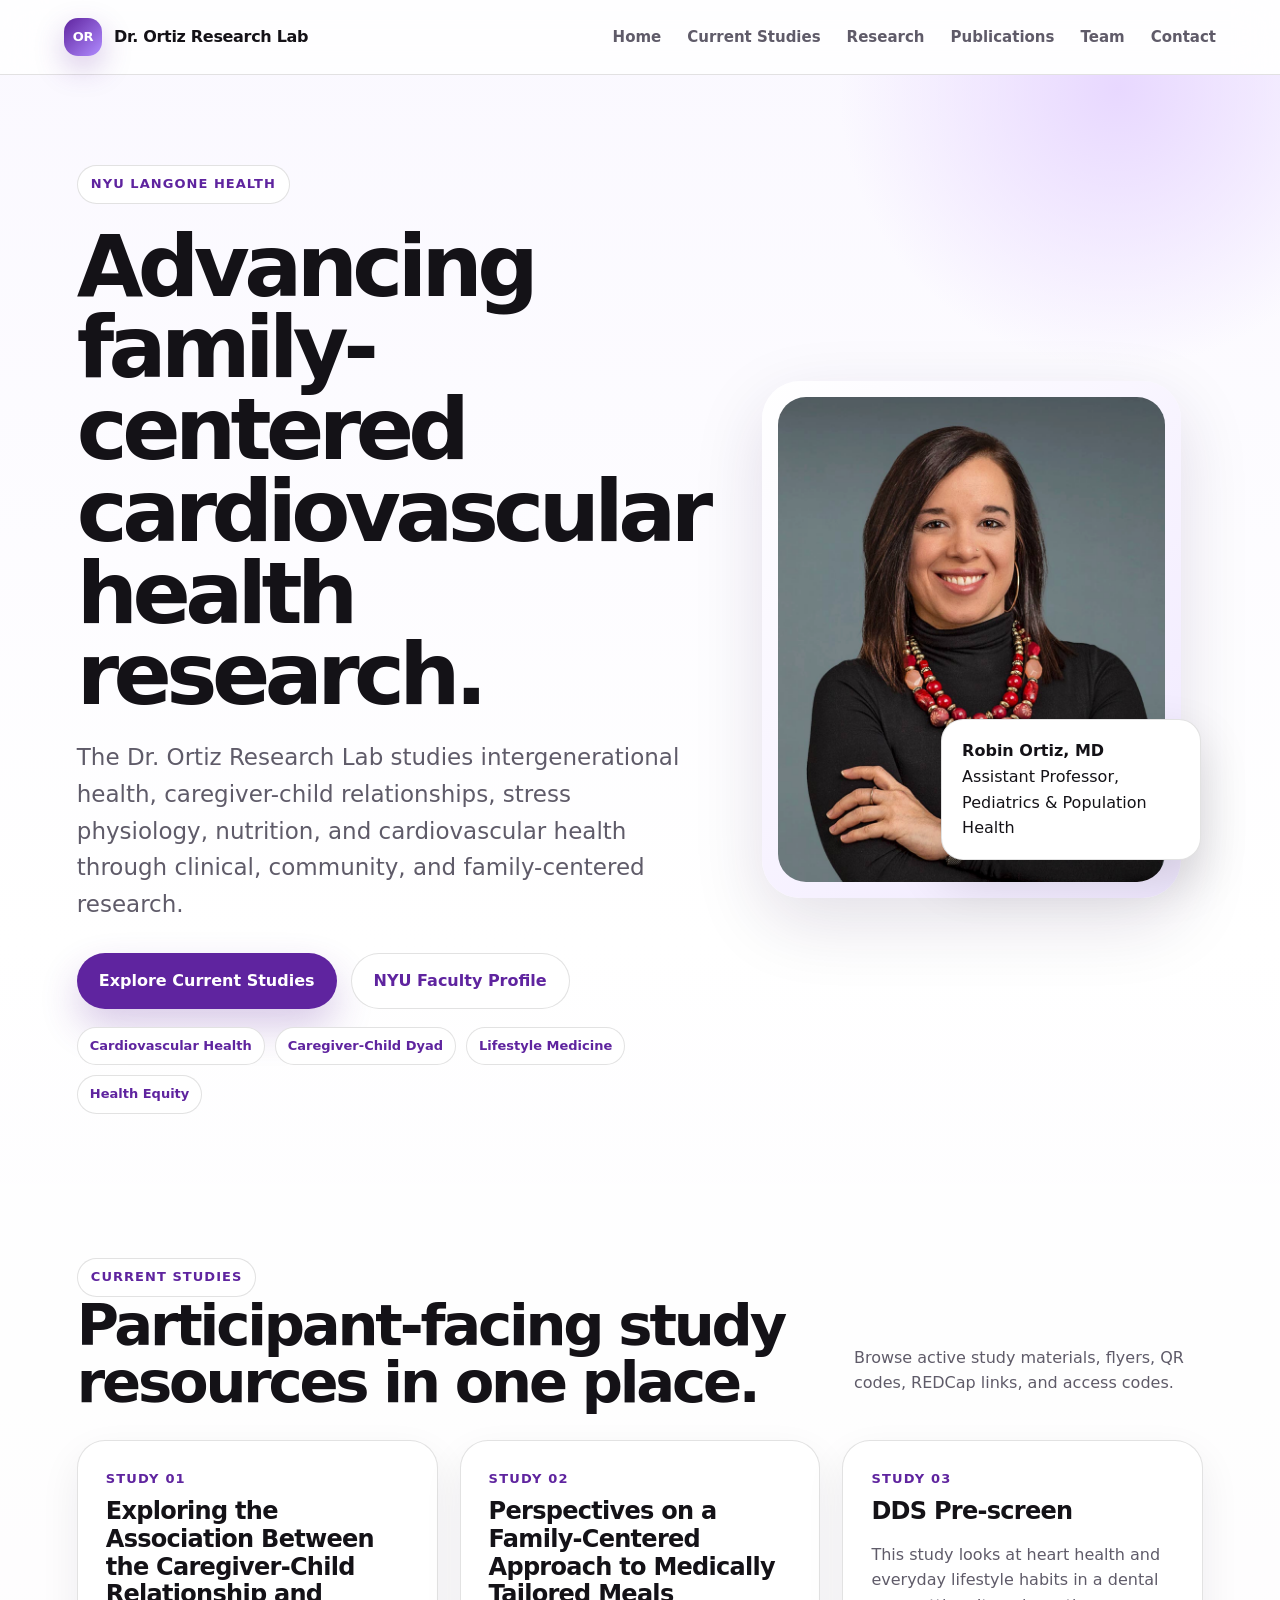
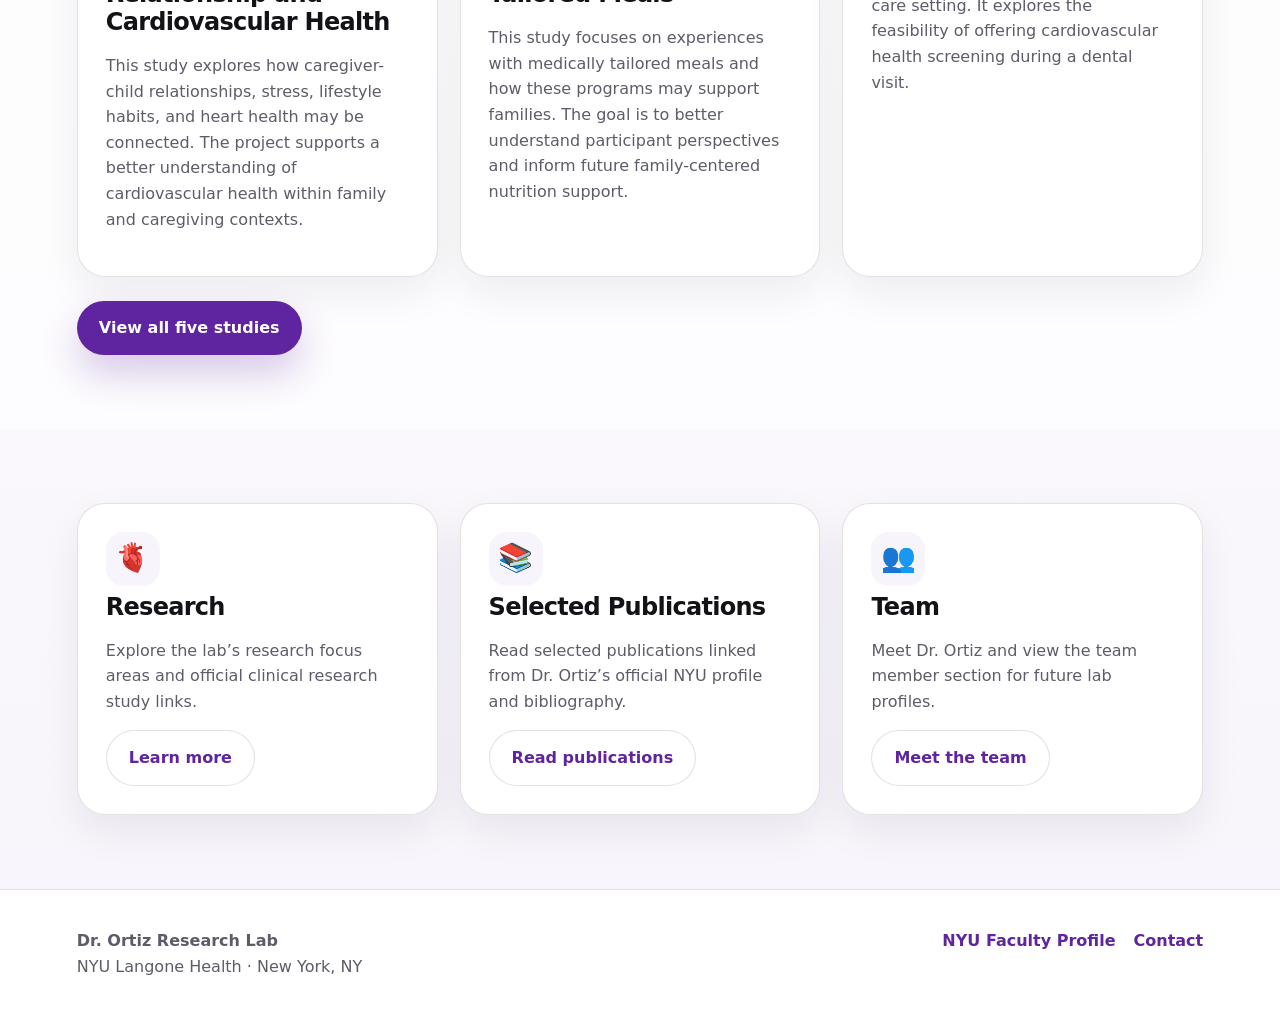
<file: index.html>
<!doctype html><html lang="en"><head><meta charset="utf-8"><meta name="viewport" content="width=device-width,initial-scale=1"><title>Dr. Ortiz Research Lab</title><link rel="stylesheet" href="style.css"></head><body>
<header class="site-header" id="top">
  <a class="brand" href="index.html" aria-label="Dr. Ortiz Research Lab home">
    <span class="brand-mark">OR</span>
    <span>Dr. Ortiz Research Lab</span>
  </a>
  <button class="nav-toggle" aria-label="Open navigation" onclick="document.body.classList.toggle('nav-open')">☰</button>
  <nav class="nav-links">
    <a href="index.html">Home</a>
    <a href="current-studies.html">Current Studies</a>
    <a href="research.html">Research</a>
    <a href="publications.html">Publications</a>
    <a href="team.html">Team</a>
    <a href="contact.html">Contact</a>
  </nav>
</header>

<section class="hero"><div class="hero-grid"><div><span class="eyebrow">NYU Langone Health</span><h1>Advancing family-centered cardiovascular health research.</h1><p class="lead">The Dr. Ortiz Research Lab studies intergenerational health, caregiver-child relationships, stress physiology, nutrition, and cardiovascular health through clinical, community, and family-centered research.</p><div class="hero-actions"><a class="btn primary" href="current-studies.html">Explore Current Studies</a><a class="btn secondary" href="https://med.nyu.edu/faculty/robin-ortiz" target="_blank" rel="noopener">NYU Faculty Profile</a></div><div class="pill-row"><span class="pill">Cardiovascular Health</span><span class="pill">Caregiver-Child Dyad</span><span class="pill">Lifestyle Medicine</span><span class="pill">Health Equity</span></div></div><div class="portrait-card"><img src="dr-ortiz-profile.png" alt="Robin Ortiz, MD"><div class="floating-note"><strong>Robin Ortiz, MD</strong><br>Assistant Professor, Pediatrics & Population Health</div></div></div></section>
<section class="section alt"><div class="wrap"><div class="section-head"><div><span class="eyebrow">Current Studies</span><h2>Participant-facing study resources in one place.</h2></div><p>Browse active study materials, flyers, QR codes, REDCap links, and access codes.</p></div><div class="grid three"><a class="card" href="current-studies.html#caregiver-heart-health" style="text-decoration:none;color:inherit"><div class="study-number">Study 01</div><h3>Exploring the Association Between the Caregiver-Child Relationship and Cardiovascular Health</h3><p>This study explores how caregiver-child relationships, stress, lifestyle habits, and heart health may be connected. The project supports a better understanding of cardiovascular health within family and caregiving contexts.</p></a><a class="card" href="current-studies.html#family-centered-mtm" style="text-decoration:none;color:inherit"><div class="study-number">Study 02</div><h3>Perspectives on a Family-Centered Approach to Medically Tailored Meals</h3><p>This study focuses on experiences with medically tailored meals and how these programs may support families. The goal is to better understand participant perspectives and inform future family-centered nutrition support.</p></a><a class="card" href="current-studies.html#dds-prescreen" style="text-decoration:none;color:inherit"><div class="study-number">Study 03</div><h3>DDS Pre-screen</h3><p>This study looks at heart health and everyday lifestyle habits in a dental care setting. It explores the feasibility of offering cardiovascular health screening during a dental visit.</p></a></div><div style="margin-top:24px"><a class="btn primary" href="current-studies.html">View all five studies</a></div></div></section>
<section class="section"><div class="wrap"><div class="grid three"><div class="card"><div class="icon">🫀</div><h3>Research</h3><p>Explore the lab’s research focus areas and official clinical research study links.</p><a class="btn secondary" href="research.html">Learn more</a></div><div class="card"><div class="icon">📚</div><h3>Selected Publications</h3><p>Read selected publications linked from Dr. Ortiz’s official NYU profile and bibliography.</p><a class="btn secondary" href="publications.html">Read publications</a></div><div class="card"><div class="icon">👥</div><h3>Team</h3><p>Meet Dr. Ortiz and view the team member section for future lab profiles.</p><a class="btn secondary" href="team.html">Meet the team</a></div></div></div></section>

<footer class="site-footer">
  <div>
    <strong>Dr. Ortiz Research Lab</strong><br>
    NYU Langone Health · New York, NY
  </div>
  <div class="footer-links">
    <a href="https://med.nyu.edu/faculty/robin-ortiz" target="_blank" rel="noopener">NYU Faculty Profile</a>
    <a href="contact.html">Contact</a>
  </div>
</footer>
<script src="script.js"></script>
</body></html>
</file>
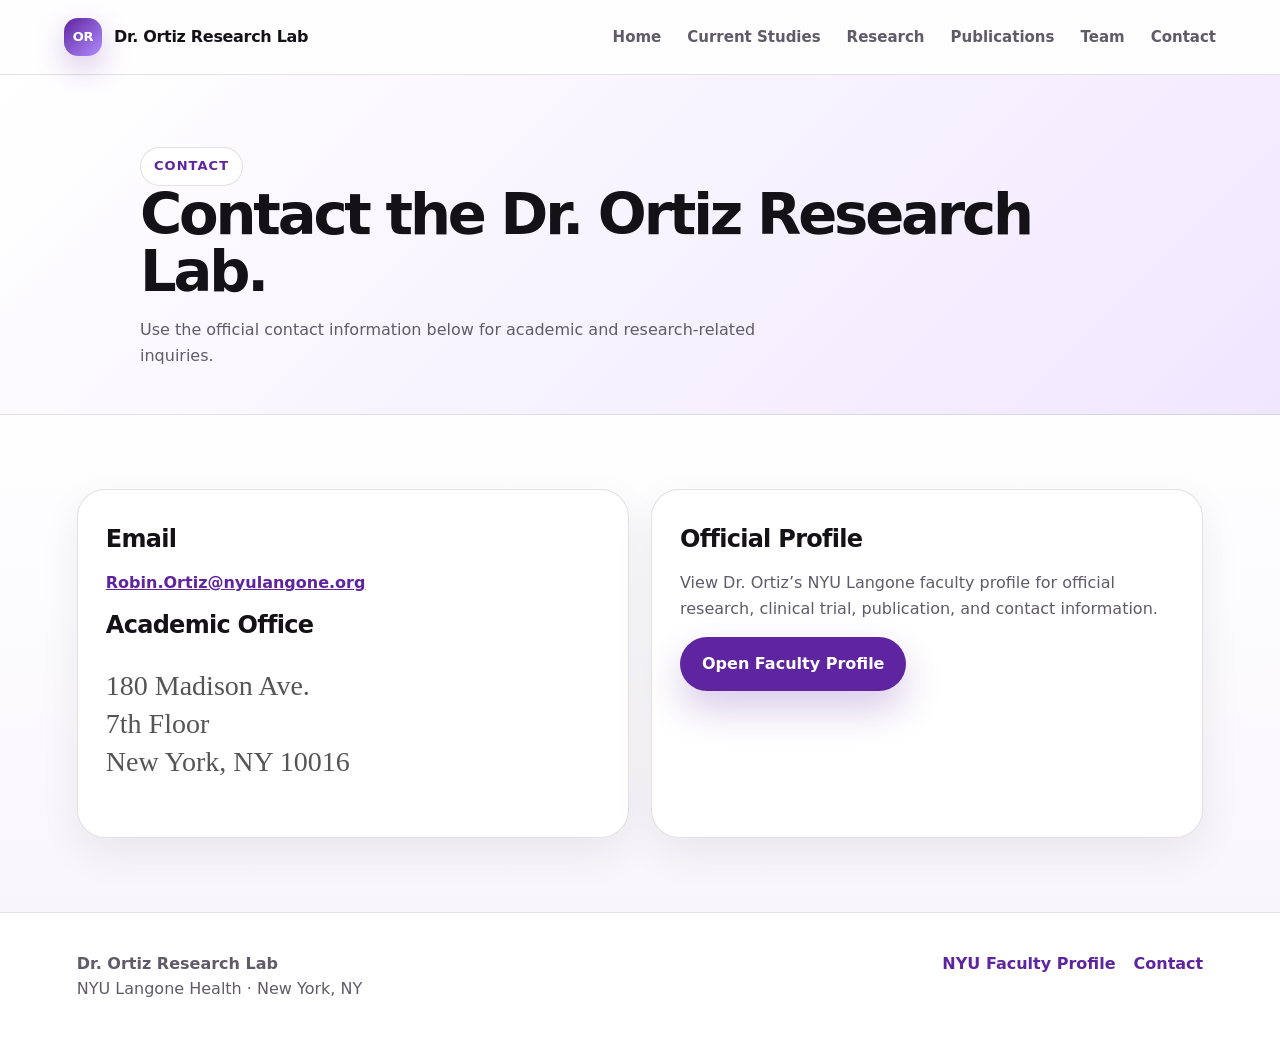
<file: contact.html>
<!doctype html><html lang="en"><head><meta charset="utf-8"><meta name="viewport" content="width=device-width,initial-scale=1"><title>Contact | Dr. Ortiz Research Lab</title><link rel="stylesheet" href="style.css"></head><body>
<header class="site-header" id="top">
  <a class="brand" href="index.html" aria-label="Dr. Ortiz Research Lab home">
    <span class="brand-mark">OR</span>
    <span>Dr. Ortiz Research Lab</span>
  </a>
  <button class="nav-toggle" aria-label="Open navigation" onclick="document.body.classList.toggle('nav-open')">☰</button>
  <nav class="nav-links">
    <a href="index.html">Home</a>
    <a href="current-studies.html">Current Studies</a>
    <a href="research.html">Research</a>
    <a href="publications.html">Publications</a>
    <a href="team.html">Team</a>
    <a href="contact.html">Contact</a>
  </nav>
</header>
<section class="page-hero"><div class="page-title"><span class="eyebrow">Contact</span><h1>Contact the Dr. Ortiz Research Lab.</h1><p>Use the official contact information below for academic and research-related inquiries.</p></div></section><section class="section"><div class="wrap"><div class="grid two"><div class="card contact-card"><h3>Email</h3><p><a href="mailto:Robin.Ortiz@nyulangone.org">Robin.Ortiz@nyulangone.org</a></p><h3>Academic Office</h3><p class="serif" style="font-size:28px;line-height:1.35;color:#555">180 Madison Ave.<br>7th Floor<br>New York, NY 10016</p></div><div class="card"><h3>Official Profile</h3><p>View Dr. Ortiz’s NYU Langone faculty profile for official research, clinical trial, publication, and contact information.</p><a class="btn primary" href="https://med.nyu.edu/faculty/robin-ortiz" target="_blank" rel="noopener">Open Faculty Profile</a></div></div></div></section>
<footer class="site-footer">
  <div>
    <strong>Dr. Ortiz Research Lab</strong><br>
    NYU Langone Health · New York, NY
  </div>
  <div class="footer-links">
    <a href="https://med.nyu.edu/faculty/robin-ortiz" target="_blank" rel="noopener">NYU Faculty Profile</a>
    <a href="contact.html">Contact</a>
  </div>
</footer>
<script src="script.js"></script>
</body></html>
</file>
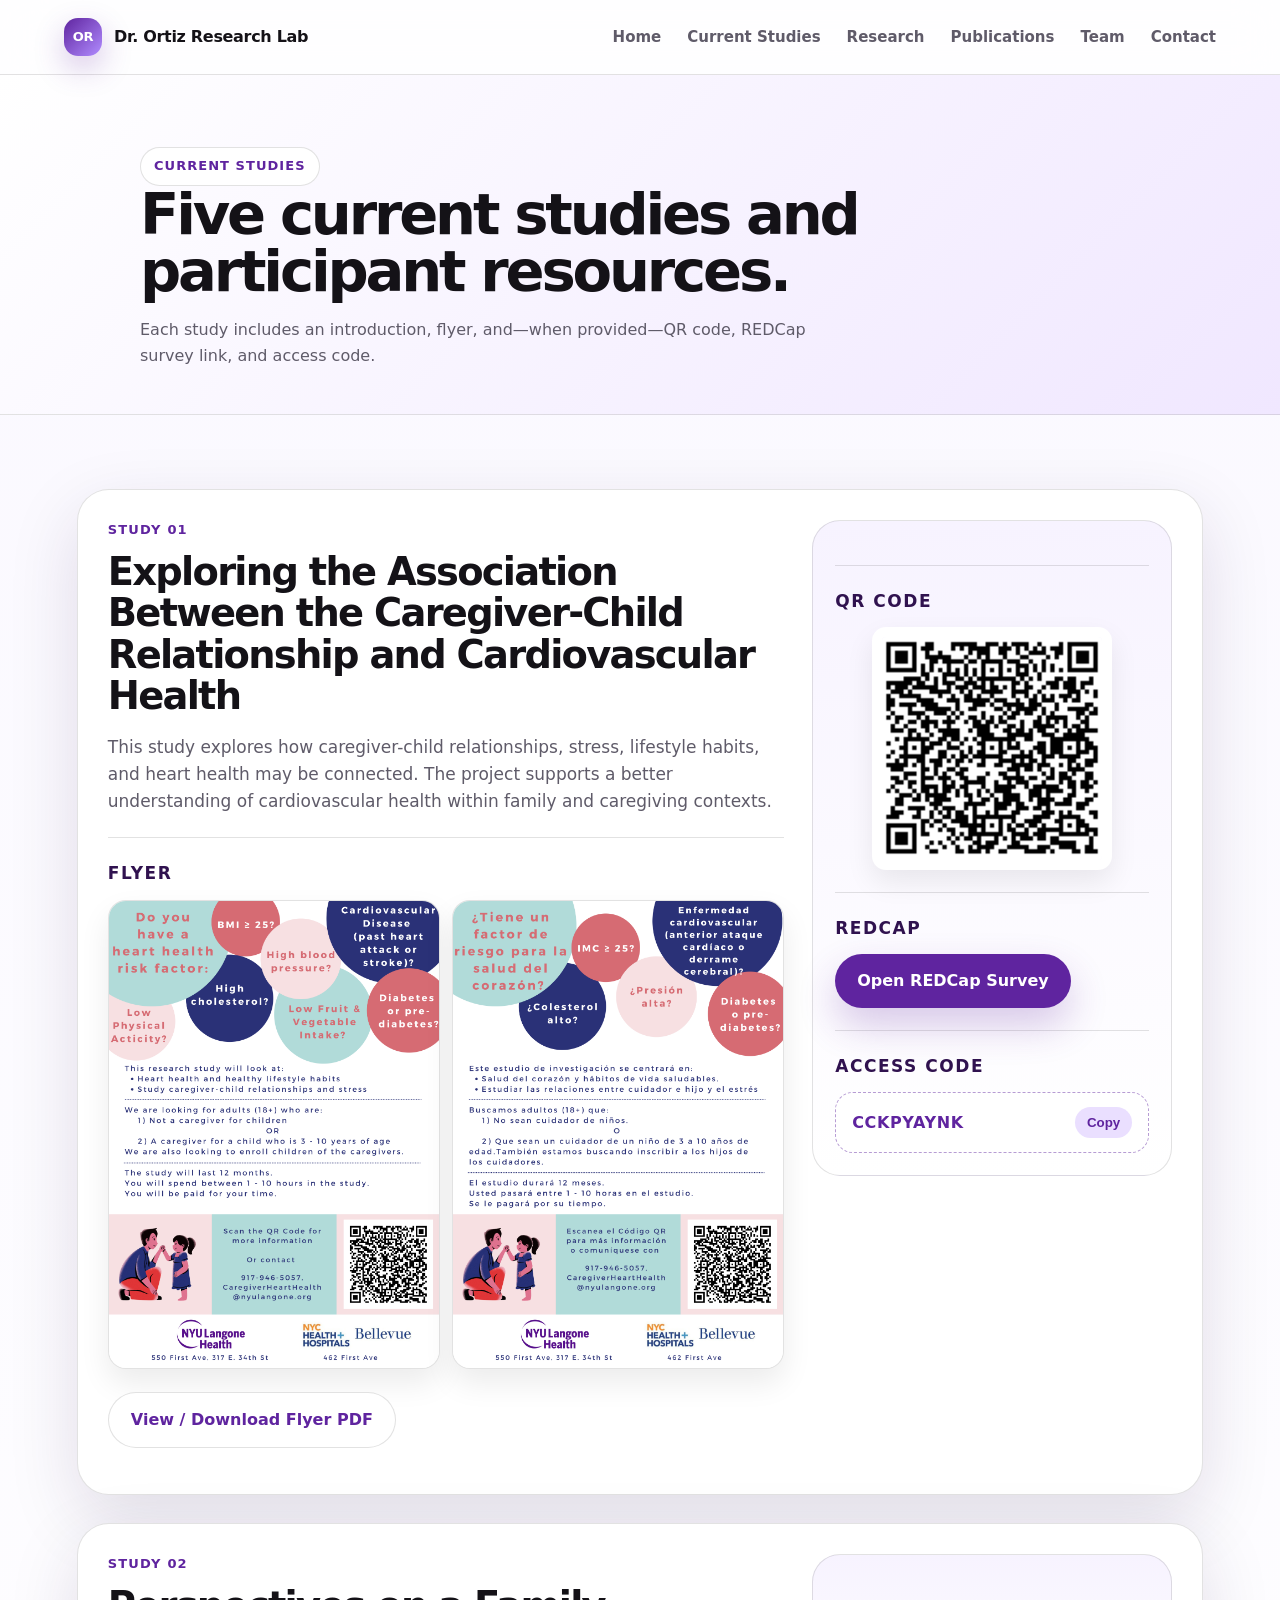
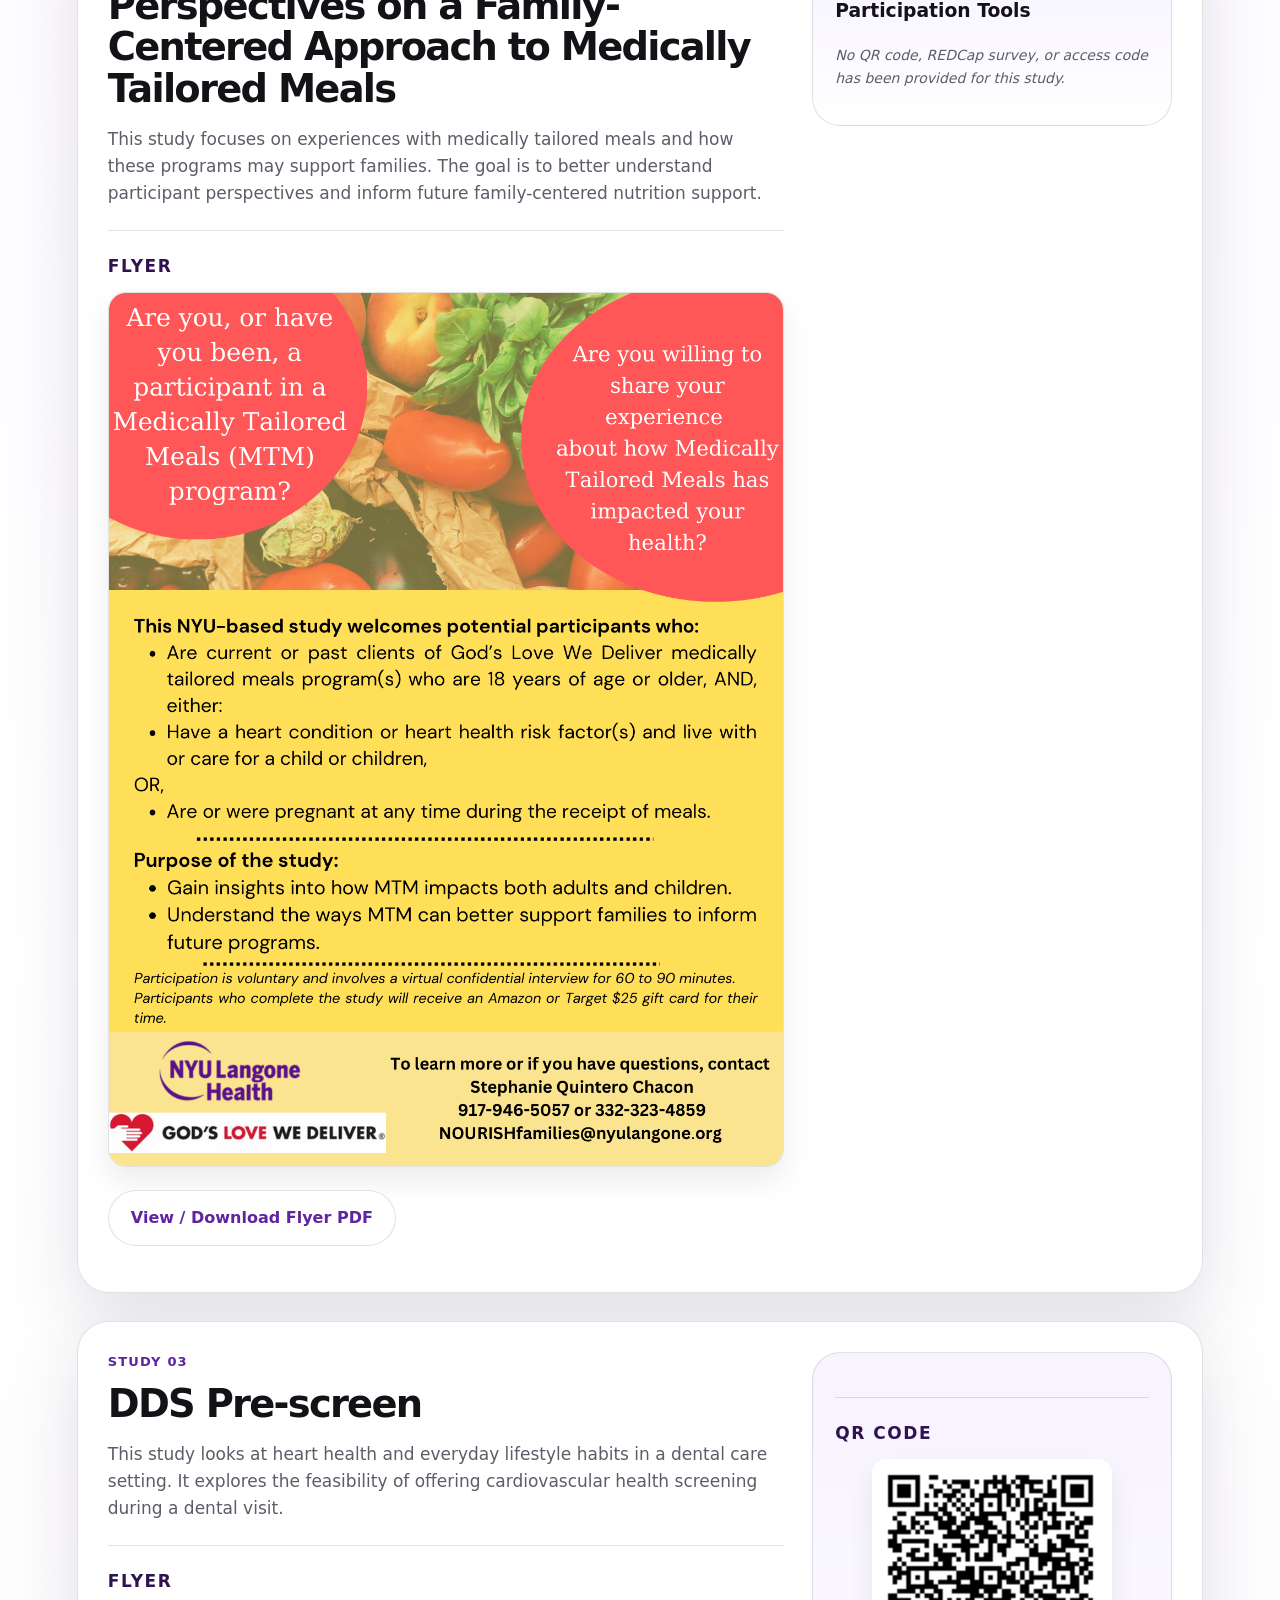
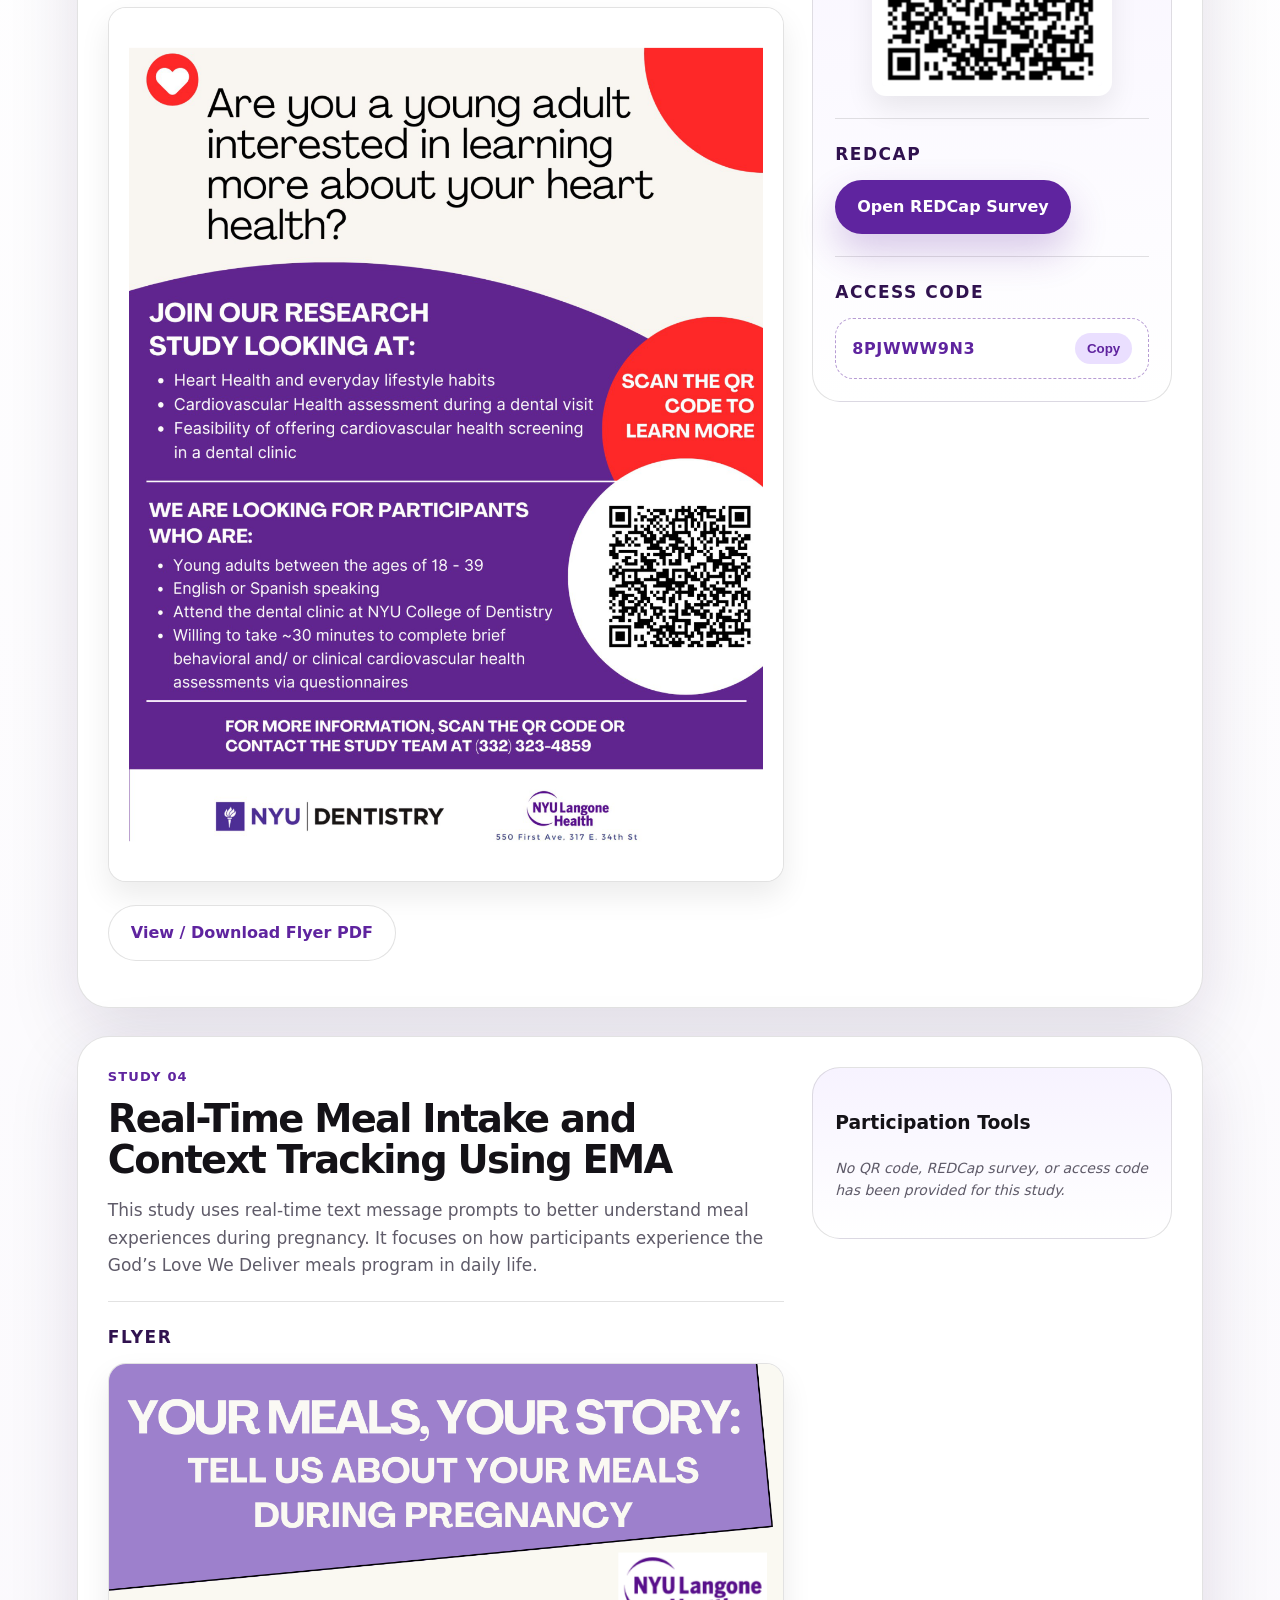
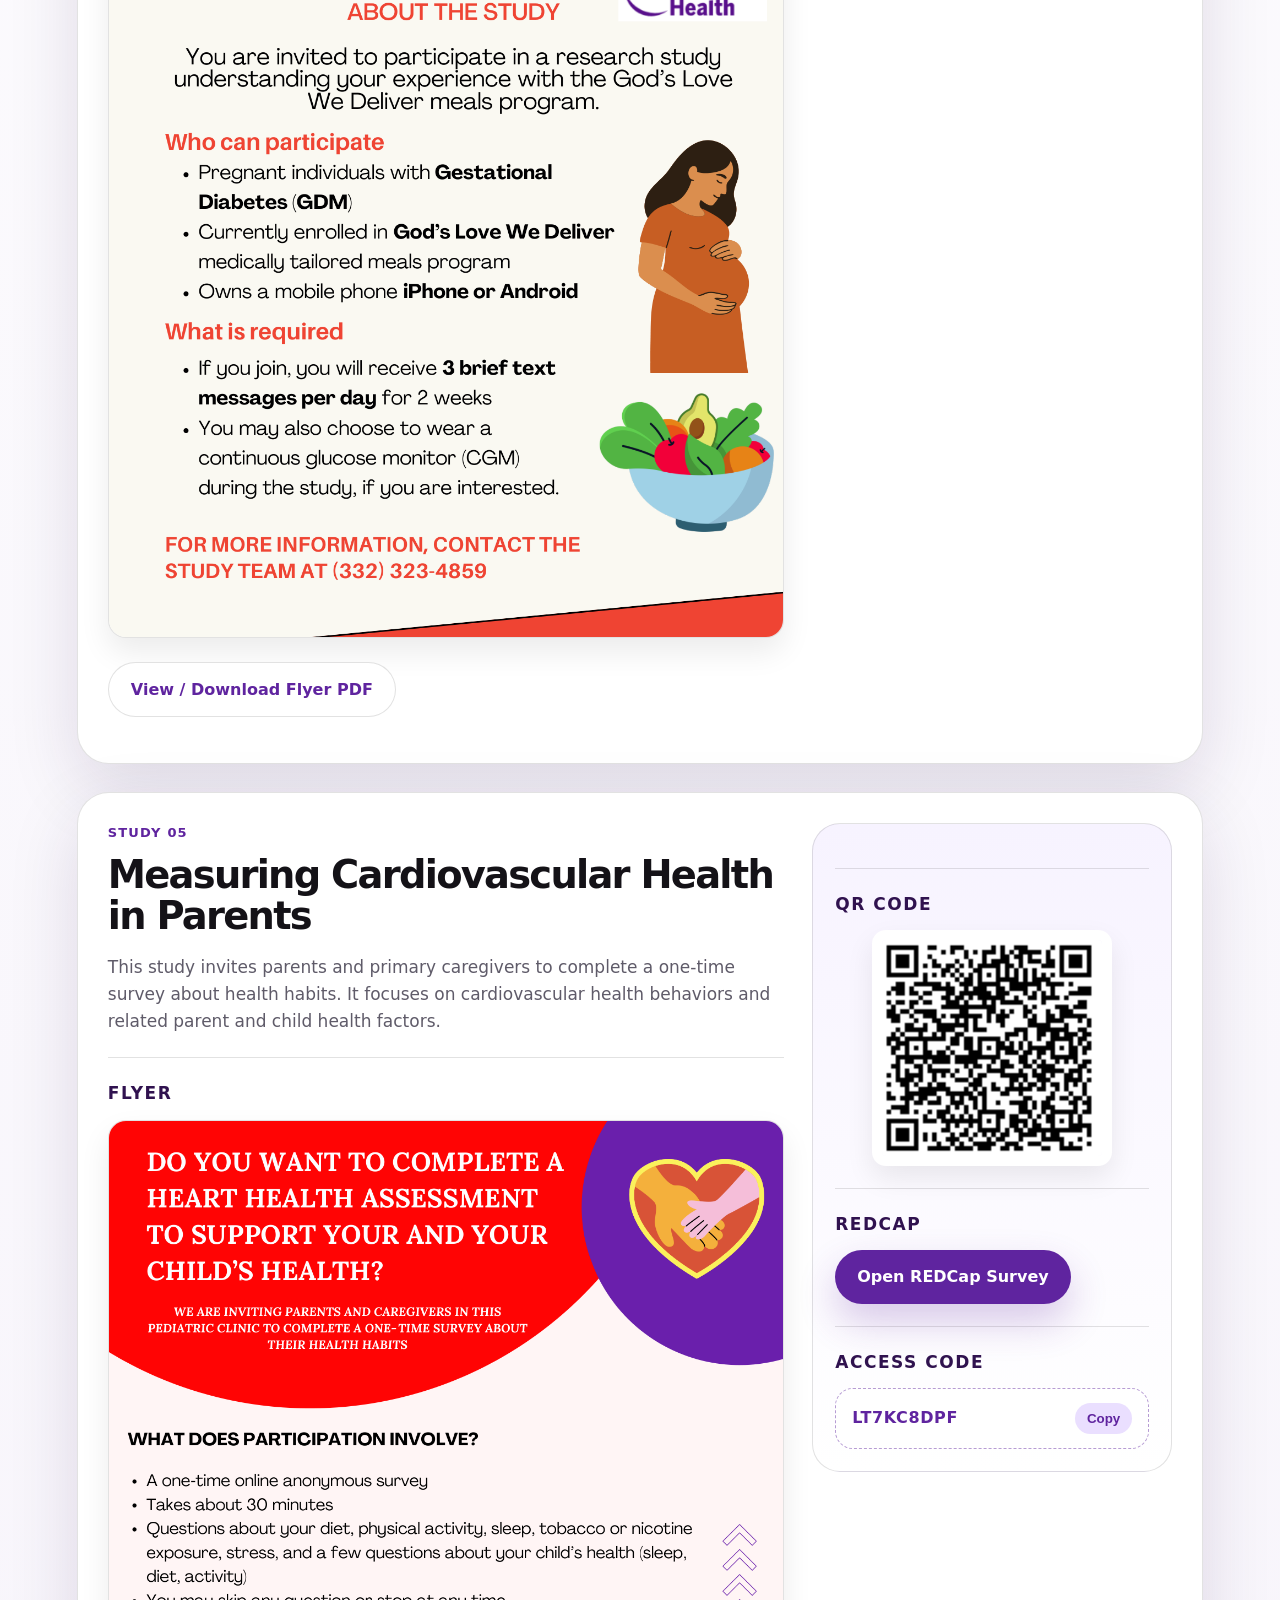
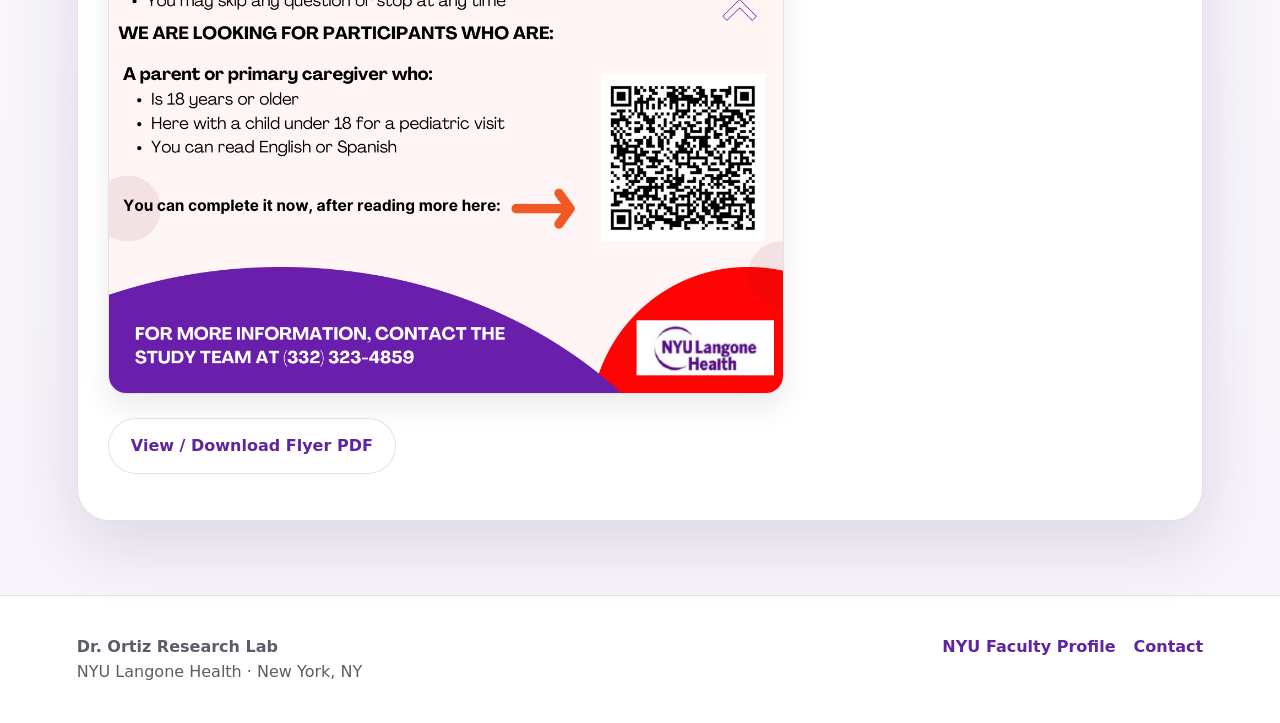
<file: current-studies.html>
<!doctype html><html lang="en"><head><meta charset="utf-8"><meta name="viewport" content="width=device-width,initial-scale=1"><title>Current Studies | Dr. Ortiz Research Lab</title><link rel="stylesheet" href="style.css"></head><body>
<header class="site-header" id="top">
  <a class="brand" href="index.html" aria-label="Dr. Ortiz Research Lab home">
    <span class="brand-mark">OR</span>
    <span>Dr. Ortiz Research Lab</span>
  </a>
  <button class="nav-toggle" aria-label="Open navigation" onclick="document.body.classList.toggle('nav-open')">☰</button>
  <nav class="nav-links">
    <a href="index.html">Home</a>
    <a href="current-studies.html">Current Studies</a>
    <a href="research.html">Research</a>
    <a href="publications.html">Publications</a>
    <a href="team.html">Team</a>
    <a href="contact.html">Contact</a>
  </nav>
</header>
<section class="page-hero"><div class="page-title"><span class="eyebrow">Current Studies</span><h1>Five current studies and participant resources.</h1><p>Each study includes an introduction, flyer, and—when provided—QR code, REDCap survey link, and access code.</p></div></section><main class="section"><div class="wrap"><div class="study-list"><article class="study-card" id="caregiver-heart-health"><div><div class="study-number">Study 01</div><h2>Exploring the Association Between the Caregiver-Child Relationship and Cardiovascular Health</h2><p class="study-intro">This study explores how caregiver-child relationships, stress, lifestyle habits, and heart health may be connected. The project supports a better understanding of cardiovascular health within family and caregiving contexts.</p><div class="resource-block"><h3>Flyer</h3><div class="flyer-gallery "><a href="caregiver-heart-health-p1.png" target="_blank"><img class="flyer-img" src="caregiver-heart-health-p1.png" alt="Flyer for Exploring the Association Between the Caregiver-Child Relationship and Cardiovascular Health"></a><a href="caregiver-heart-health-p2.png" target="_blank"><img class="flyer-img" src="caregiver-heart-health-p2.png" alt="Flyer for Exploring the Association Between the Caregiver-Child Relationship and Cardiovascular Health"></a></div><p><a class="btn secondary" href="caregiver-heart-health.pdf" target="_blank" rel="noopener">View / Download Flyer PDF</a></p></div></div><div class="side-panel"><div class="resource-block"><h3>QR Code</h3><img class="qr-img" src="caregiver-heart-health-qr.png" alt="QR code for Exploring the Association Between the Caregiver-Child Relationship and Cardiovascular Health"></div><div class="resource-block"><h3>REDCap</h3><a class="btn primary" href="https://openredcap.nyumc.org/apps/redcap/surveys/" target="_blank" rel="noopener">Open REDCap Survey</a></div><div class="resource-block"><h3>Access Code</h3><div class="access-code"><span>CCKPYAYNK</span><button class="copy" onclick="copyCode('CCKPYAYNK', this)">Copy</button></div></div></div></article><article class="study-card" id="family-centered-mtm"><div><div class="study-number">Study 02</div><h2>Perspectives on a Family-Centered Approach to Medically Tailored Meals</h2><p class="study-intro">This study focuses on experiences with medically tailored meals and how these programs may support families. The goal is to better understand participant perspectives and inform future family-centered nutrition support.</p><div class="resource-block"><h3>Flyer</h3><div class="flyer-gallery one"><a href="mtm-family-centered-p1.png" target="_blank"><img class="flyer-img" src="mtm-family-centered-p1.png" alt="Flyer for Perspectives on a Family-Centered Approach to Medically Tailored Meals"></a></div><p><a class="btn secondary" href="mtm-family-centered.pdf" target="_blank" rel="noopener">View / Download Flyer PDF</a></p></div></div><div class="side-panel"><h3>Participation Tools</h3><p class="empty-note">No QR code, REDCap survey, or access code has been provided for this study.</p></div></article><article class="study-card" id="dds-prescreen"><div><div class="study-number">Study 03</div><h2>DDS Pre-screen</h2><p class="study-intro">This study looks at heart health and everyday lifestyle habits in a dental care setting. It explores the feasibility of offering cardiovascular health screening during a dental visit.</p><div class="resource-block"><h3>Flyer</h3><div class="flyer-gallery one"><a href="dds-prescreen-p1.png" target="_blank"><img class="flyer-img" src="dds-prescreen-p1.png" alt="Flyer for DDS Pre-screen"></a></div><p><a class="btn secondary" href="dds-prescreen.pdf" target="_blank" rel="noopener">View / Download Flyer PDF</a></p></div></div><div class="side-panel"><div class="resource-block"><h3>QR Code</h3><img class="qr-img" src="dds-prescreen-qr.png" alt="QR code for DDS Pre-screen"></div><div class="resource-block"><h3>REDCap</h3><a class="btn primary" href="https://redcap.nyumc.org/apps/redcap/surveys/" target="_blank" rel="noopener">Open REDCap Survey</a></div><div class="resource-block"><h3>Access Code</h3><div class="access-code"><span>8PJWWW9N3</span><button class="copy" onclick="copyCode('8PJWWW9N3', this)">Copy</button></div></div></div></article><article class="study-card" id="ema-meal-tracking"><div><div class="study-number">Study 04</div><h2>Real-Time Meal Intake and Context Tracking Using EMA</h2><p class="study-intro">This study uses real-time text message prompts to better understand meal experiences during pregnancy. It focuses on how participants experience the God’s Love We Deliver meals program in daily life.</p><div class="resource-block"><h3>Flyer</h3><div class="flyer-gallery one"><a href="ema-meal-tracking-p1.png" target="_blank"><img class="flyer-img" src="ema-meal-tracking-p1.png" alt="Flyer for Real-Time Meal Intake and Context Tracking Using EMA"></a></div><p><a class="btn secondary" href="ema-meal-tracking.pdf" target="_blank" rel="noopener">View / Download Flyer PDF</a></p></div></div><div class="side-panel"><h3>Participation Tools</h3><p class="empty-note">No QR code, REDCap survey, or access code has been provided for this study.</p></div></article><article class="study-card" id="parents-cvh"><div><div class="study-number">Study 05</div><h2>Measuring Cardiovascular Health in Parents</h2><p class="study-intro">This study invites parents and primary caregivers to complete a one-time survey about health habits. It focuses on cardiovascular health behaviors and related parent and child health factors.</p><div class="resource-block"><h3>Flyer</h3><div class="flyer-gallery one"><a href="parents-cvh-p1.png" target="_blank"><img class="flyer-img" src="parents-cvh-p1.png" alt="Flyer for Measuring Cardiovascular Health in Parents"></a></div><p><a class="btn secondary" href="parents-cvh.pdf" target="_blank" rel="noopener">View / Download Flyer PDF</a></p></div></div><div class="side-panel"><div class="resource-block"><h3>QR Code</h3><img class="qr-img" src="parents-cvh-qr.png" alt="QR code for Measuring Cardiovascular Health in Parents"></div><div class="resource-block"><h3>REDCap</h3><a class="btn primary" href="https://redcap.nyumc.org/apps/redcap/surveys/" target="_blank" rel="noopener">Open REDCap Survey</a></div><div class="resource-block"><h3>Access Code</h3><div class="access-code"><span>LT7KC8DPF</span><button class="copy" onclick="copyCode('LT7KC8DPF', this)">Copy</button></div></div></div></article></div></div></main>
<footer class="site-footer">
  <div>
    <strong>Dr. Ortiz Research Lab</strong><br>
    NYU Langone Health · New York, NY
  </div>
  <div class="footer-links">
    <a href="https://med.nyu.edu/faculty/robin-ortiz" target="_blank" rel="noopener">NYU Faculty Profile</a>
    <a href="contact.html">Contact</a>
  </div>
</footer>
<script src="script.js"></script>
</body></html>
</file>
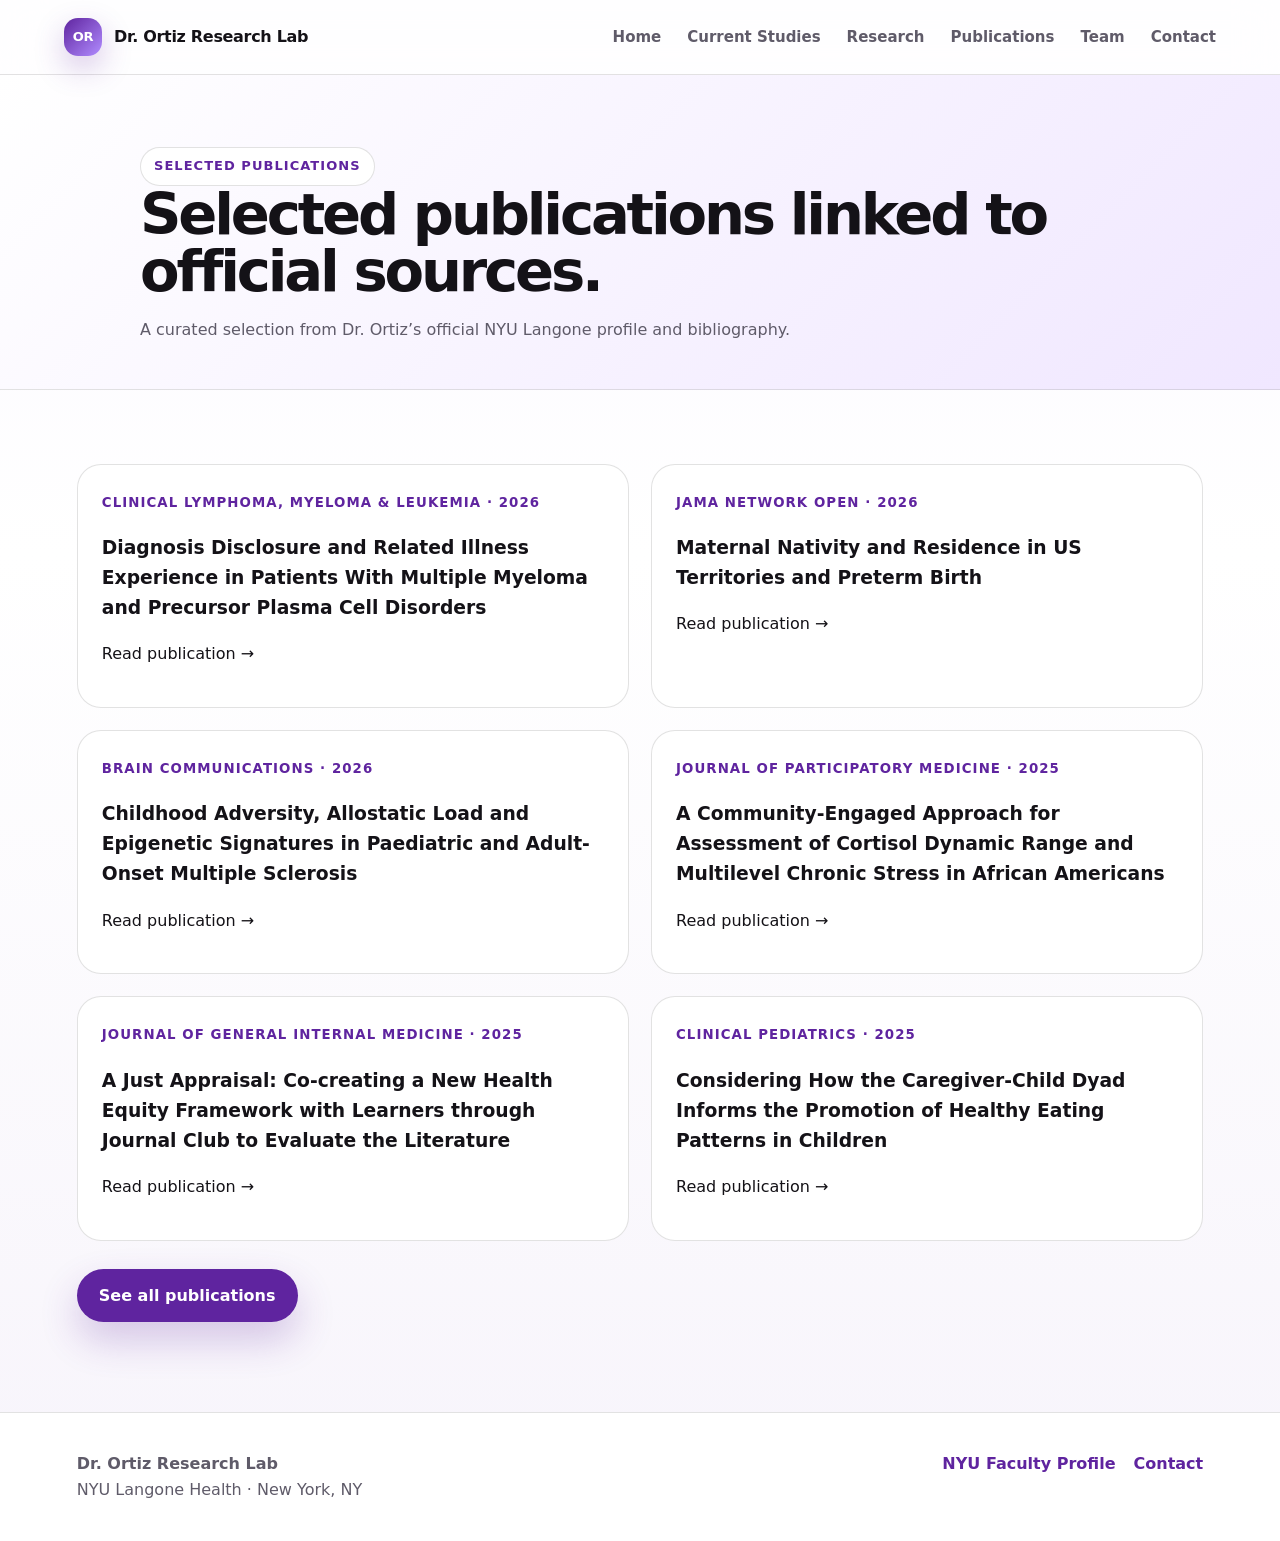
<file: publications.html>
<!doctype html><html lang="en"><head><meta charset="utf-8"><meta name="viewport" content="width=device-width,initial-scale=1"><title>Publications | Dr. Ortiz Research Lab</title><link rel="stylesheet" href="style.css"></head><body>
<header class="site-header" id="top">
  <a class="brand" href="index.html" aria-label="Dr. Ortiz Research Lab home">
    <span class="brand-mark">OR</span>
    <span>Dr. Ortiz Research Lab</span>
  </a>
  <button class="nav-toggle" aria-label="Open navigation" onclick="document.body.classList.toggle('nav-open')">☰</button>
  <nav class="nav-links">
    <a href="index.html">Home</a>
    <a href="current-studies.html">Current Studies</a>
    <a href="research.html">Research</a>
    <a href="publications.html">Publications</a>
    <a href="team.html">Team</a>
    <a href="contact.html">Contact</a>
  </nav>
</header>
<section class="page-hero"><div class="page-title"><span class="eyebrow">Selected Publications</span><h1>Selected publications linked to official sources.</h1><p>A curated selection from Dr. Ortiz’s official NYU Langone profile and bibliography.</p></div></section><section class="section"><div class="wrap"><div class="grid two"><a class="pub" href="https://www.ncbi.nlm.nih.gov/pubmed/42020274" target="_blank" rel="noopener"><small>Clinical Lymphoma, Myeloma & Leukemia · 2026</small><h3>Diagnosis Disclosure and Related Illness Experience in Patients With Multiple Myeloma and Precursor Plasma Cell Disorders</h3><p>Read publication →</p></a><a class="pub" href="https://www.ncbi.nlm.nih.gov/pubmed/41885860" target="_blank" rel="noopener"><small>JAMA Network Open · 2026</small><h3>Maternal Nativity and Residence in US Territories and Preterm Birth</h3><p>Read publication →</p></a><a class="pub" href="https://www.ncbi.nlm.nih.gov/pubmed/41728265" target="_blank" rel="noopener"><small>Brain Communications · 2026</small><h3>Childhood Adversity, Allostatic Load and Epigenetic Signatures in Paediatric and Adult-Onset Multiple Sclerosis</h3><p>Read publication →</p></a><a class="pub" href="https://www.ncbi.nlm.nih.gov/pubmed/41325600" target="_blank" rel="noopener"><small>Journal of Participatory Medicine · 2025</small><h3>A Community-Engaged Approach for Assessment of Cortisol Dynamic Range and Multilevel Chronic Stress in African Americans</h3><p>Read publication →</p></a><a class="pub" href="https://www.ncbi.nlm.nih.gov/pubmed/40760378" target="_blank" rel="noopener"><small>Journal of General Internal Medicine · 2025</small><h3>A Just Appraisal: Co-creating a New Health Equity Framework with Learners through Journal Club to Evaluate the Literature</h3><p>Read publication →</p></a><a class="pub" href="https://www.ncbi.nlm.nih.gov/pubmed/40411197" target="_blank" rel="noopener"><small>Clinical Pediatrics · 2025</small><h3>Considering How the Caregiver-Child Dyad Informs the Promotion of Healthy Eating Patterns in Children</h3><p>Read publication →</p></a></div><p style="margin-top:28px"><a class="btn primary" href="https://library.med.nyu.edu/api/publications/?in-biosketch=yes&person=ortizr14&sort=display_rank" target="_blank" rel="noopener">See all publications</a></p></div></section>
<footer class="site-footer">
  <div>
    <strong>Dr. Ortiz Research Lab</strong><br>
    NYU Langone Health · New York, NY
  </div>
  <div class="footer-links">
    <a href="https://med.nyu.edu/faculty/robin-ortiz" target="_blank" rel="noopener">NYU Faculty Profile</a>
    <a href="contact.html">Contact</a>
  </div>
</footer>
<script src="script.js"></script>
</body></html>
</file>
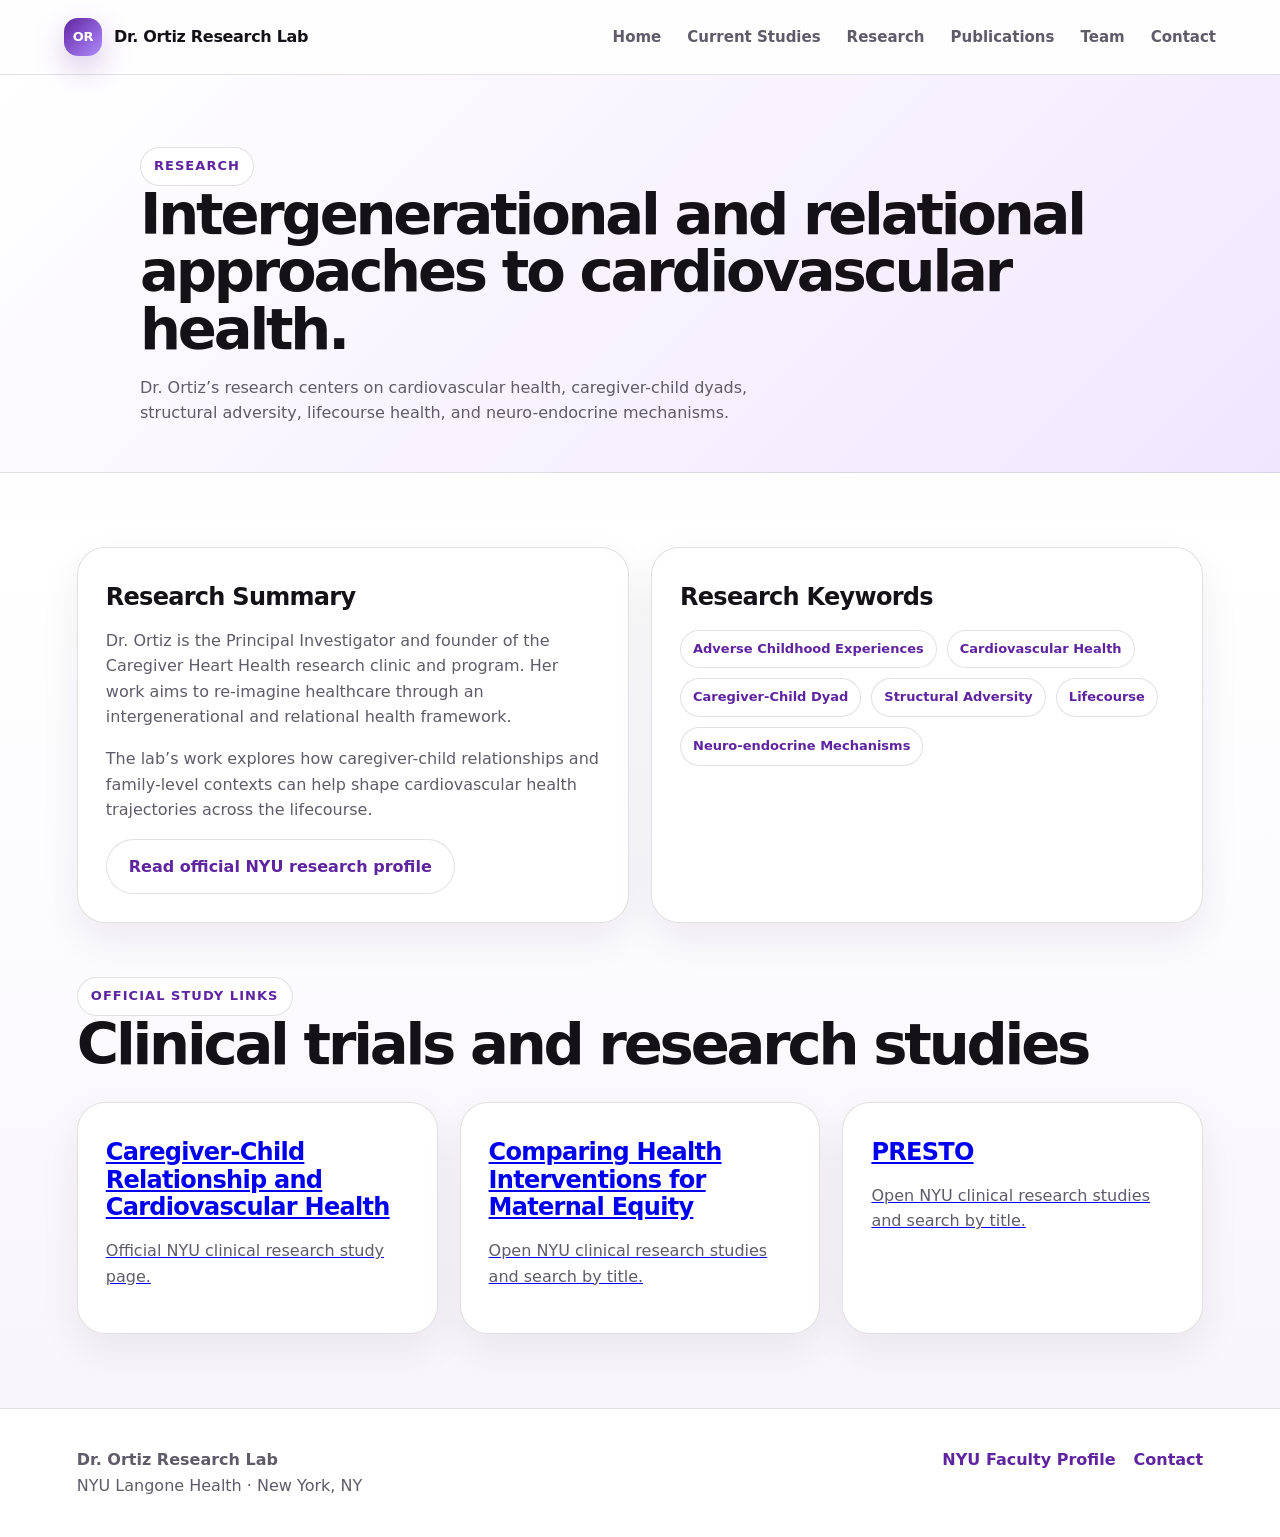
<file: research.html>
<!doctype html><html lang="en"><head><meta charset="utf-8"><meta name="viewport" content="width=device-width,initial-scale=1"><title>Research | Dr. Ortiz Research Lab</title><link rel="stylesheet" href="style.css"></head><body>
<header class="site-header" id="top">
  <a class="brand" href="index.html" aria-label="Dr. Ortiz Research Lab home">
    <span class="brand-mark">OR</span>
    <span>Dr. Ortiz Research Lab</span>
  </a>
  <button class="nav-toggle" aria-label="Open navigation" onclick="document.body.classList.toggle('nav-open')">☰</button>
  <nav class="nav-links">
    <a href="index.html">Home</a>
    <a href="current-studies.html">Current Studies</a>
    <a href="research.html">Research</a>
    <a href="publications.html">Publications</a>
    <a href="team.html">Team</a>
    <a href="contact.html">Contact</a>
  </nav>
</header>
<section class="page-hero"><div class="page-title"><span class="eyebrow">Research</span><h1>Intergenerational and relational approaches to cardiovascular health.</h1><p>Dr. Ortiz’s research centers on cardiovascular health, caregiver-child dyads, structural adversity, lifecourse health, and neuro-endocrine mechanisms.</p></div></section><section class="section"><div class="wrap"><div class="grid two"><div class="card"><h3>Research Summary</h3><p>Dr. Ortiz is the Principal Investigator and founder of the Caregiver Heart Health research clinic and program. Her work aims to re-imagine healthcare through an intergenerational and relational health framework.</p><p>The lab’s work explores how caregiver-child relationships and family-level contexts can help shape cardiovascular health trajectories across the lifecourse.</p><a class="btn secondary" href="https://med.nyu.edu/faculty/robin-ortiz#my-research" target="_blank" rel="noopener">Read official NYU research profile</a></div><div class="card"><h3>Research Keywords</h3><div class="pill-row"><span class="pill">Adverse Childhood Experiences</span><span class="pill">Cardiovascular Health</span><span class="pill">Caregiver-Child Dyad</span><span class="pill">Structural Adversity</span><span class="pill">Lifecourse</span><span class="pill">Neuro-endocrine Mechanisms</span></div></div></div><div class="section-head" style="margin-top:54px"><div><span class="eyebrow">Official Study Links</span><h2>Clinical trials and research studies</h2></div></div><div class="grid three"><a class="card" href="https://clinicaltrials.med.nyu.edu/clinicaltrial/3603/exploring-association-between-caregiver-child/" target="_blank" rel="noopener"><h3>Caregiver-Child Relationship and Cardiovascular Health</h3><p>Official NYU clinical research study page.</p></a><a class="card" href="https://clinicaltrials.med.nyu.edu/" target="_blank" rel="noopener"><h3>Comparing Health Interventions for Maternal Equity</h3><p>Open NYU clinical research studies and search by title.</p></a><a class="card" href="https://clinicaltrials.med.nyu.edu/" target="_blank" rel="noopener"><h3>PRESTO</h3><p>Open NYU clinical research studies and search by title.</p></a></div></div></section>
<footer class="site-footer">
  <div>
    <strong>Dr. Ortiz Research Lab</strong><br>
    NYU Langone Health · New York, NY
  </div>
  <div class="footer-links">
    <a href="https://med.nyu.edu/faculty/robin-ortiz" target="_blank" rel="noopener">NYU Faculty Profile</a>
    <a href="contact.html">Contact</a>
  </div>
</footer>
<script src="script.js"></script>
</body></html>
</file>
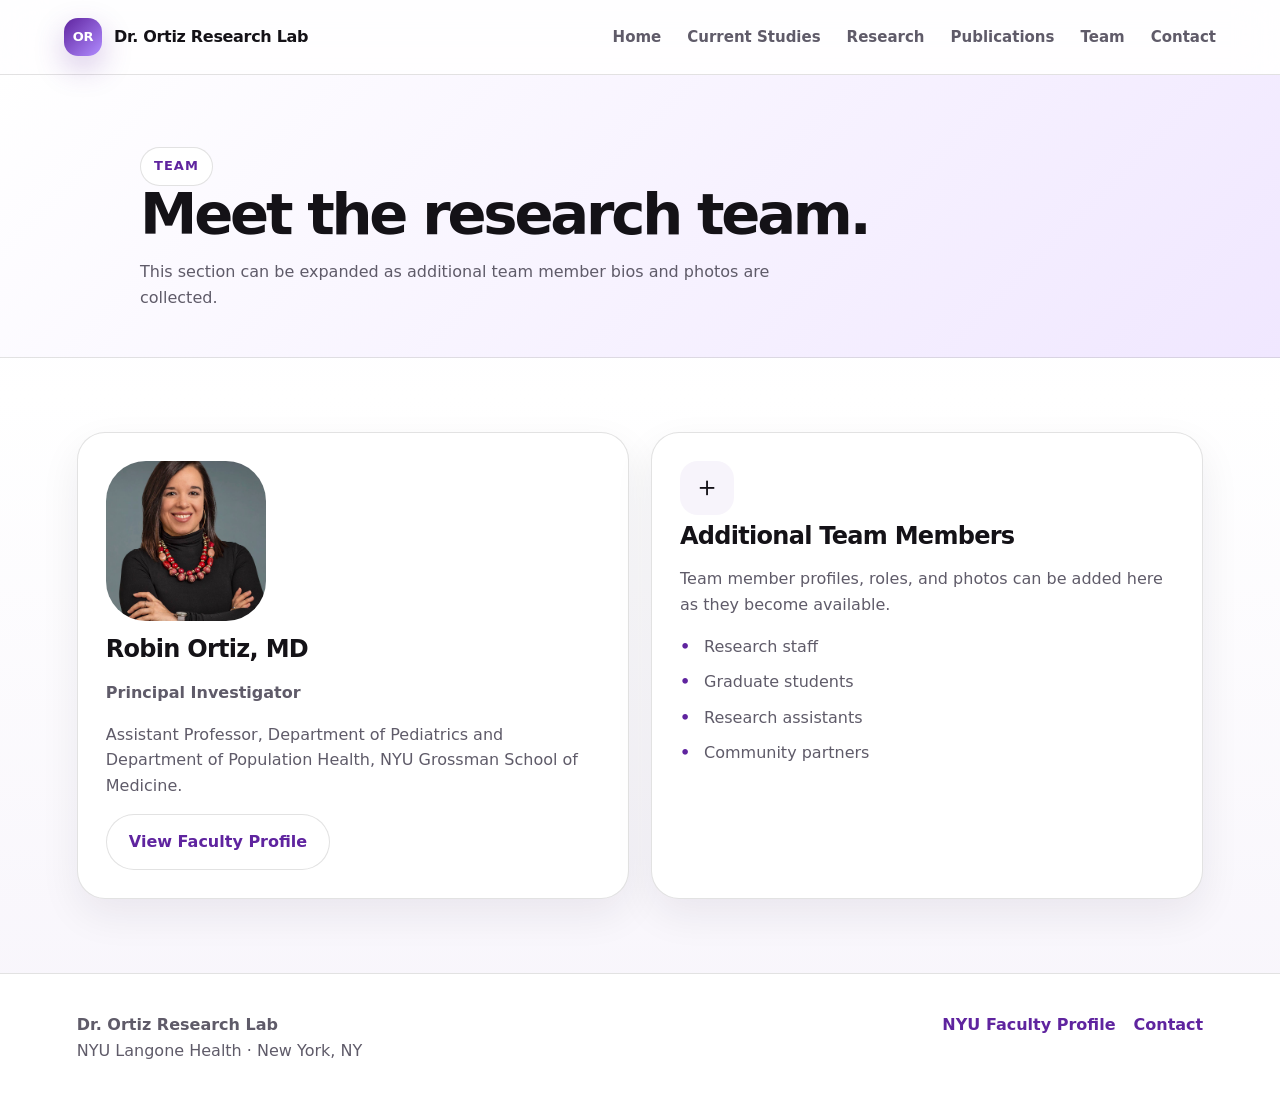
<file: team.html>
<!doctype html><html lang="en"><head><meta charset="utf-8"><meta name="viewport" content="width=device-width,initial-scale=1"><title>Team | Dr. Ortiz Research Lab</title><link rel="stylesheet" href="style.css"></head><body>
<header class="site-header" id="top">
  <a class="brand" href="index.html" aria-label="Dr. Ortiz Research Lab home">
    <span class="brand-mark">OR</span>
    <span>Dr. Ortiz Research Lab</span>
  </a>
  <button class="nav-toggle" aria-label="Open navigation" onclick="document.body.classList.toggle('nav-open')">☰</button>
  <nav class="nav-links">
    <a href="index.html">Home</a>
    <a href="current-studies.html">Current Studies</a>
    <a href="research.html">Research</a>
    <a href="publications.html">Publications</a>
    <a href="team.html">Team</a>
    <a href="contact.html">Contact</a>
  </nav>
</header>
<section class="page-hero"><div class="page-title"><span class="eyebrow">Team</span><h1>Meet the research team.</h1><p>This section can be expanded as additional team member bios and photos are collected.</p></div></section><section class="section"><div class="wrap"><div class="grid two"><div class="card"><img class="team-photo" src="dr-ortiz-profile.png" alt="Robin Ortiz, MD"><h3>Robin Ortiz, MD</h3><p><strong>Principal Investigator</strong></p><p>Assistant Professor, Department of Pediatrics and Department of Population Health, NYU Grossman School of Medicine.</p><a class="btn secondary" href="https://med.nyu.edu/faculty/robin-ortiz" target="_blank" rel="noopener">View Faculty Profile</a></div><div class="card"><div class="icon">＋</div><h3>Additional Team Members</h3><p>Team member profiles, roles, and photos can be added here as they become available.</p><ul class="mini-list"><li>Research staff</li><li>Graduate students</li><li>Research assistants</li><li>Community partners</li></ul></div></div></div></section>
<footer class="site-footer">
  <div>
    <strong>Dr. Ortiz Research Lab</strong><br>
    NYU Langone Health · New York, NY
  </div>
  <div class="footer-links">
    <a href="https://med.nyu.edu/faculty/robin-ortiz" target="_blank" rel="noopener">NYU Faculty Profile</a>
    <a href="contact.html">Contact</a>
  </div>
</footer>
<script src="script.js"></script>
</body></html>
</file>
<file: style.css>
:root{
  --ink:#141217; --muted:#5f5b69; --soft:#f7f4fb; --card:#ffffff; --purple:#5f249f;
  --purple-2:#7b3fc7; --violet:#eadfff; --plum:#30124f; --red:#e53935; --gold:#f7c948;
  --line:rgba(20,18,23,.12); --shadow:0 24px 70px rgba(42,18,71,.13); --radius:28px;
}
*{box-sizing:border-box} html{scroll-behavior:smooth} body{margin:0;font-family:Inter, ui-sans-serif, system-ui, -apple-system, BlinkMacSystemFont, "Segoe UI", sans-serif;color:var(--ink);background:linear-gradient(180deg,#faf8ff 0%,#fff 36%,#f7f4fb 100%);line-height:1.6}.serif{font-family:Georgia, 'Times New Roman', serif}.site-header{position:sticky;top:0;z-index:50;display:flex;align-items:center;justify-content:space-between;padding:18px clamp(20px,5vw,72px);background:rgba(255,255,255,.82);backdrop-filter:blur(20px);border-bottom:1px solid var(--line)}.brand{display:flex;align-items:center;gap:12px;color:var(--ink);text-decoration:none;font-weight:800;letter-spacing:-.02em}.brand-mark{display:grid;place-items:center;width:38px;height:38px;border-radius:14px;background:linear-gradient(135deg,var(--purple),#b18cff);color:white;font-size:13px;box-shadow:0 12px 30px rgba(95,36,159,.25)}.nav-links{display:flex;gap:26px;align-items:center}.nav-links a{color:var(--muted);text-decoration:none;font-weight:700;font-size:15px}.nav-links a:hover{color:var(--purple)}.nav-toggle{display:none;border:0;background:var(--soft);border-radius:12px;padding:9px 12px;font-size:20px}.hero{position:relative;overflow:hidden;padding:90px clamp(22px,6vw,84px) 70px}.hero:before{content:"";position:absolute;inset:-25% -10% auto auto;width:580px;height:580px;background:radial-gradient(circle,#e8d8ff 0,#fff0 68%);z-index:-1}.hero-grid{max-width:1180px;margin:auto;display:grid;grid-template-columns:1.05fr .95fr;gap:54px;align-items:center}.eyebrow{display:inline-flex;align-items:center;gap:8px;padding:8px 13px;border:1px solid var(--line);border-radius:999px;background:#fff;color:var(--purple);font-weight:800;font-size:13px;text-transform:uppercase;letter-spacing:.08em}.hero h1{font-size:clamp(44px,7vw,86px);line-height:.95;margin:22px 0;letter-spacing:-.065em}.hero p.lead{font-size:clamp(18px,2vw,23px);color:var(--muted);max-width:760px}.hero-actions{display:flex;gap:14px;flex-wrap:wrap;margin-top:30px}.btn{display:inline-flex;align-items:center;justify-content:center;gap:10px;border:0;border-radius:999px;padding:14px 22px;font-weight:800;text-decoration:none;cursor:pointer;transition:.2s ease}.btn.primary{background:var(--purple);color:white;box-shadow:0 18px 38px rgba(95,36,159,.24)}.btn.secondary{background:#fff;color:var(--purple);border:1px solid var(--line)}.btn:hover{transform:translateY(-2px)}.portrait-card{position:relative;max-width:470px;margin:auto;padding:16px;border-radius:38px;background:linear-gradient(135deg,#fff,#f0e8ff);box-shadow:var(--shadow)}.portrait-card img{width:100%;border-radius:28px;display:block;aspect-ratio:4/5;object-fit:cover}.floating-note{position:absolute;right:-20px;bottom:38px;background:#fff;border:1px solid var(--line);border-radius:22px;padding:18px 20px;box-shadow:0 20px 50px rgba(0,0,0,.14);max-width:260px}.section{padding:74px clamp(22px,6vw,84px)}.section.alt{background:rgba(255,255,255,.65)}.wrap{max-width:1180px;margin:auto}.section-head{display:flex;justify-content:space-between;gap:28px;align-items:end;margin-bottom:28px}.section-head h2,.page-title h1{font-size:clamp(34px,4.5vw,58px);letter-spacing:-.055em;line-height:1;margin:0}.section-head p,.page-title p{color:var(--muted);max-width:680px}.grid{display:grid;gap:22px}.grid.three{grid-template-columns:repeat(3,1fr)}.grid.two{grid-template-columns:repeat(2,1fr)}.card{background:var(--card);border:1px solid var(--line);border-radius:var(--radius);padding:28px;box-shadow:0 16px 40px rgba(32,18,48,.07)}.card h3{font-size:24px;line-height:1.16;margin:8px 0 10px;letter-spacing:-.03em}.card p{color:var(--muted)}.icon{font-size:28px;width:54px;height:54px;border-radius:18px;background:var(--soft);display:grid;place-items:center}.page-hero{padding:72px clamp(22px,6vw,84px) 30px;background:linear-gradient(135deg,#fff 0%,#f0e7ff 100%);border-bottom:1px solid var(--line)}.page-title{max-width:1000px;margin:auto}.study-list{display:grid;gap:28px}.study-card{display:grid;grid-template-columns:1fr 360px;gap:28px;align-items:start;background:#fff;border:1px solid var(--line);border-radius:32px;padding:30px;box-shadow:var(--shadow);scroll-margin-top:100px}.study-number{font-weight:900;color:var(--purple);font-size:13px;text-transform:uppercase;letter-spacing:.09em}.study-card h2{font-size:clamp(26px,3vw,40px);line-height:1.08;letter-spacing:-.045em;margin:10px 0 16px}.study-intro{color:var(--muted);font-size:17px}.resource-block{margin-top:22px;padding-top:22px;border-top:1px solid var(--line)}.resource-block h3{margin:0 0 12px;font-size:17px;text-transform:uppercase;letter-spacing:.09em;color:var(--plum)}.flyer-gallery{display:grid;grid-template-columns:repeat(2,minmax(0,1fr));gap:12px}.flyer-gallery.one{grid-template-columns:1fr}.flyer-img{width:100%;border-radius:18px;border:1px solid var(--line);background:#fff;box-shadow:0 14px 30px rgba(0,0,0,.08)}.side-panel{position:sticky;top:96px;background:linear-gradient(180deg,#f7f3ff,#fff);border:1px solid var(--line);border-radius:28px;padding:22px}.qr-img{width:100%;max-width:240px;display:block;margin:0 auto 18px;border-radius:14px;background:#fff;border:10px solid #fff;box-shadow:0 12px 28px rgba(0,0,0,.08)}.access-code{display:flex;align-items:center;justify-content:space-between;gap:10px;background:#fff;border:1px dashed rgba(95,36,159,.45);border-radius:18px;padding:14px 16px;font-weight:900;color:var(--purple);letter-spacing:.04em}.copy{border:0;border-radius:999px;background:var(--violet);color:var(--purple);font-weight:900;padding:8px 12px;cursor:pointer}.empty-note{font-size:14px;color:var(--muted);font-style:italic}.pub{display:block;text-decoration:none;color:var(--ink);background:#fff;border:1px solid var(--line);border-radius:24px;padding:24px;transition:.2s}.pub:hover{transform:translateY(-3px);box-shadow:0 18px 45px rgba(32,18,48,.1)}.pub small{color:var(--purple);font-weight:900;text-transform:uppercase;letter-spacing:.08em}.team-photo{width:160px;height:160px;border-radius:40px;object-fit:cover}.contact-card a{color:var(--purple);font-weight:900}.site-footer{display:flex;justify-content:space-between;gap:20px;padding:38px clamp(22px,6vw,84px);border-top:1px solid var(--line);background:#fff;color:var(--muted)}.footer-links{display:flex;gap:18px;flex-wrap:wrap}.footer-links a{color:var(--purple);font-weight:800;text-decoration:none}.pill-row{display:flex;gap:10px;flex-wrap:wrap;margin-top:18px}.pill{padding:8px 12px;border-radius:999px;background:#fff;border:1px solid var(--line);color:var(--purple);font-weight:800;font-size:13px}.mini-list{list-style:none;padding:0;margin:0;display:grid;gap:10px}.mini-list li{padding-left:24px;position:relative;color:var(--muted)}.mini-list li:before{content:"•";position:absolute;left:0;color:var(--purple);font-weight:900}.notice{border-left:4px solid var(--purple);background:#fff;padding:16px 18px;border-radius:16px;color:var(--muted)}
@media (max-width:900px){.hero-grid,.study-card,.grid.two,.grid.three{grid-template-columns:1fr}.floating-note{position:static;margin-top:14px}.side-panel{position:static}.section-head{display:block}.site-footer{display:block}.footer-links{margin-top:14px}.nav-toggle{display:block}.nav-links{position:fixed;top:74px;left:16px;right:16px;display:none;flex-direction:column;background:#fff;border:1px solid var(--line);border-radius:22px;padding:20px;box-shadow:var(--shadow)}body.nav-open .nav-links{display:flex}.study-card{padding:20px}.flyer-gallery{grid-template-columns:1fr}.hero{padding-top:54px}}
</file>
